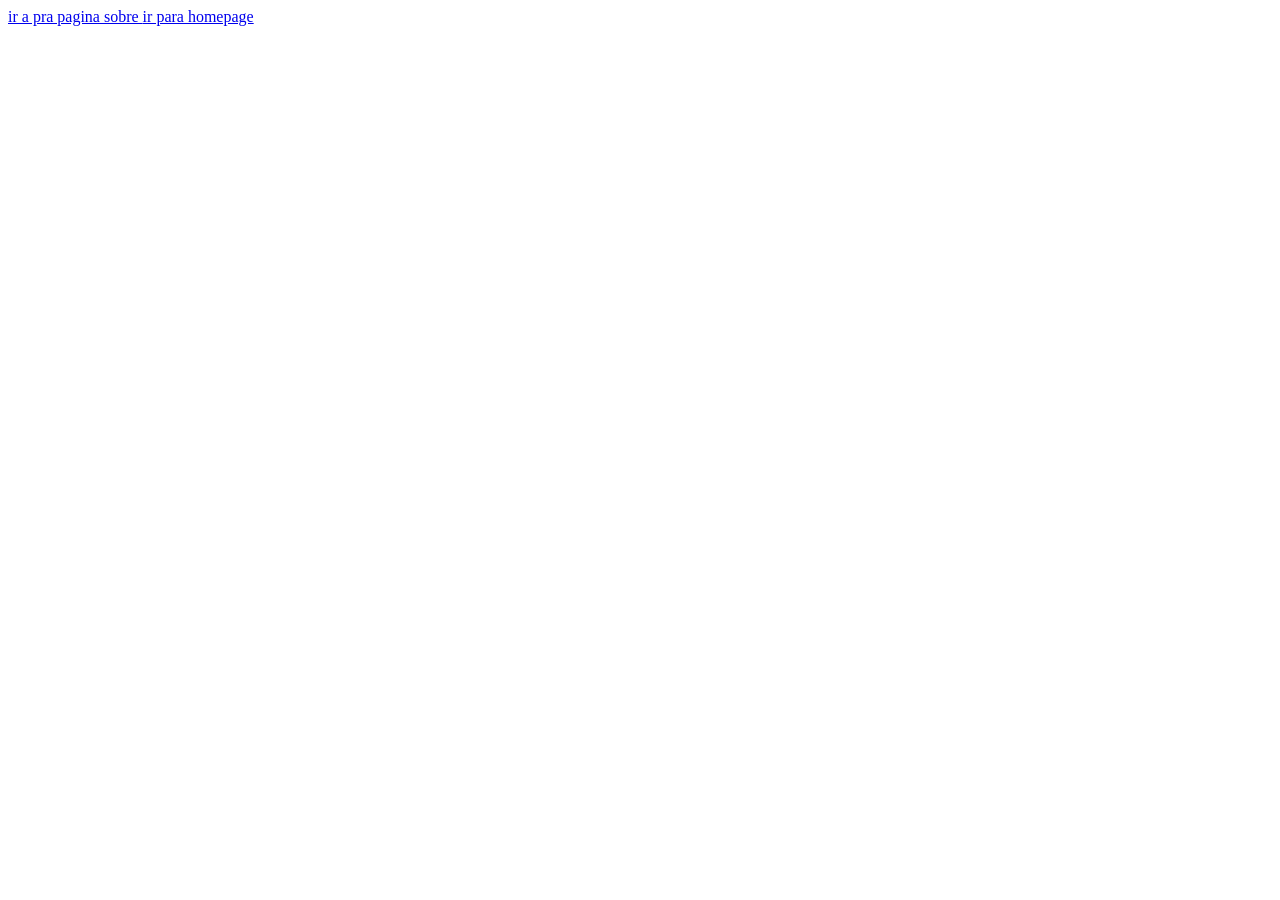
<file: index.html>
<!DOCTYPE html>
<html>
    <head> 
        <body> 
            <a href="sobre.html">ir a pra pagina sobre </a>
            <a href="homepage.html">ir para homepage </a>
        </body>
    </head>
</html>
</file>
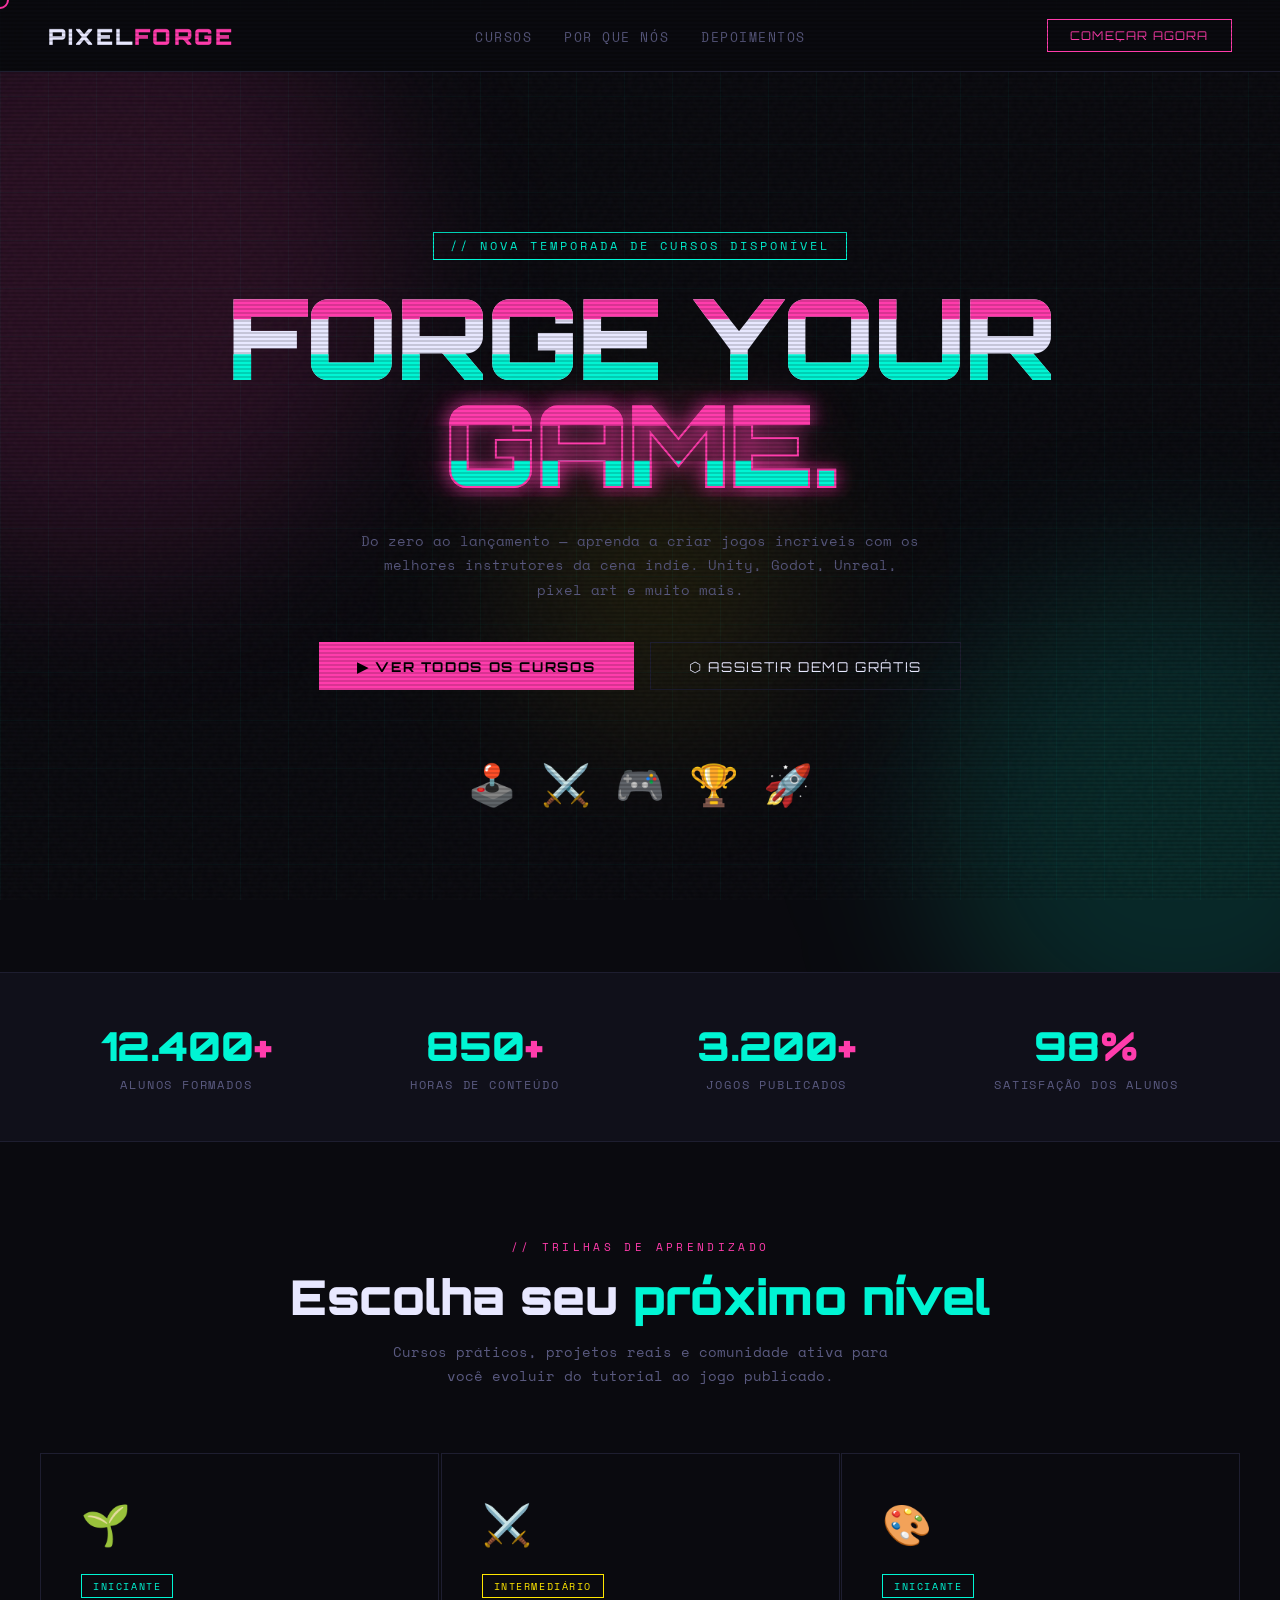
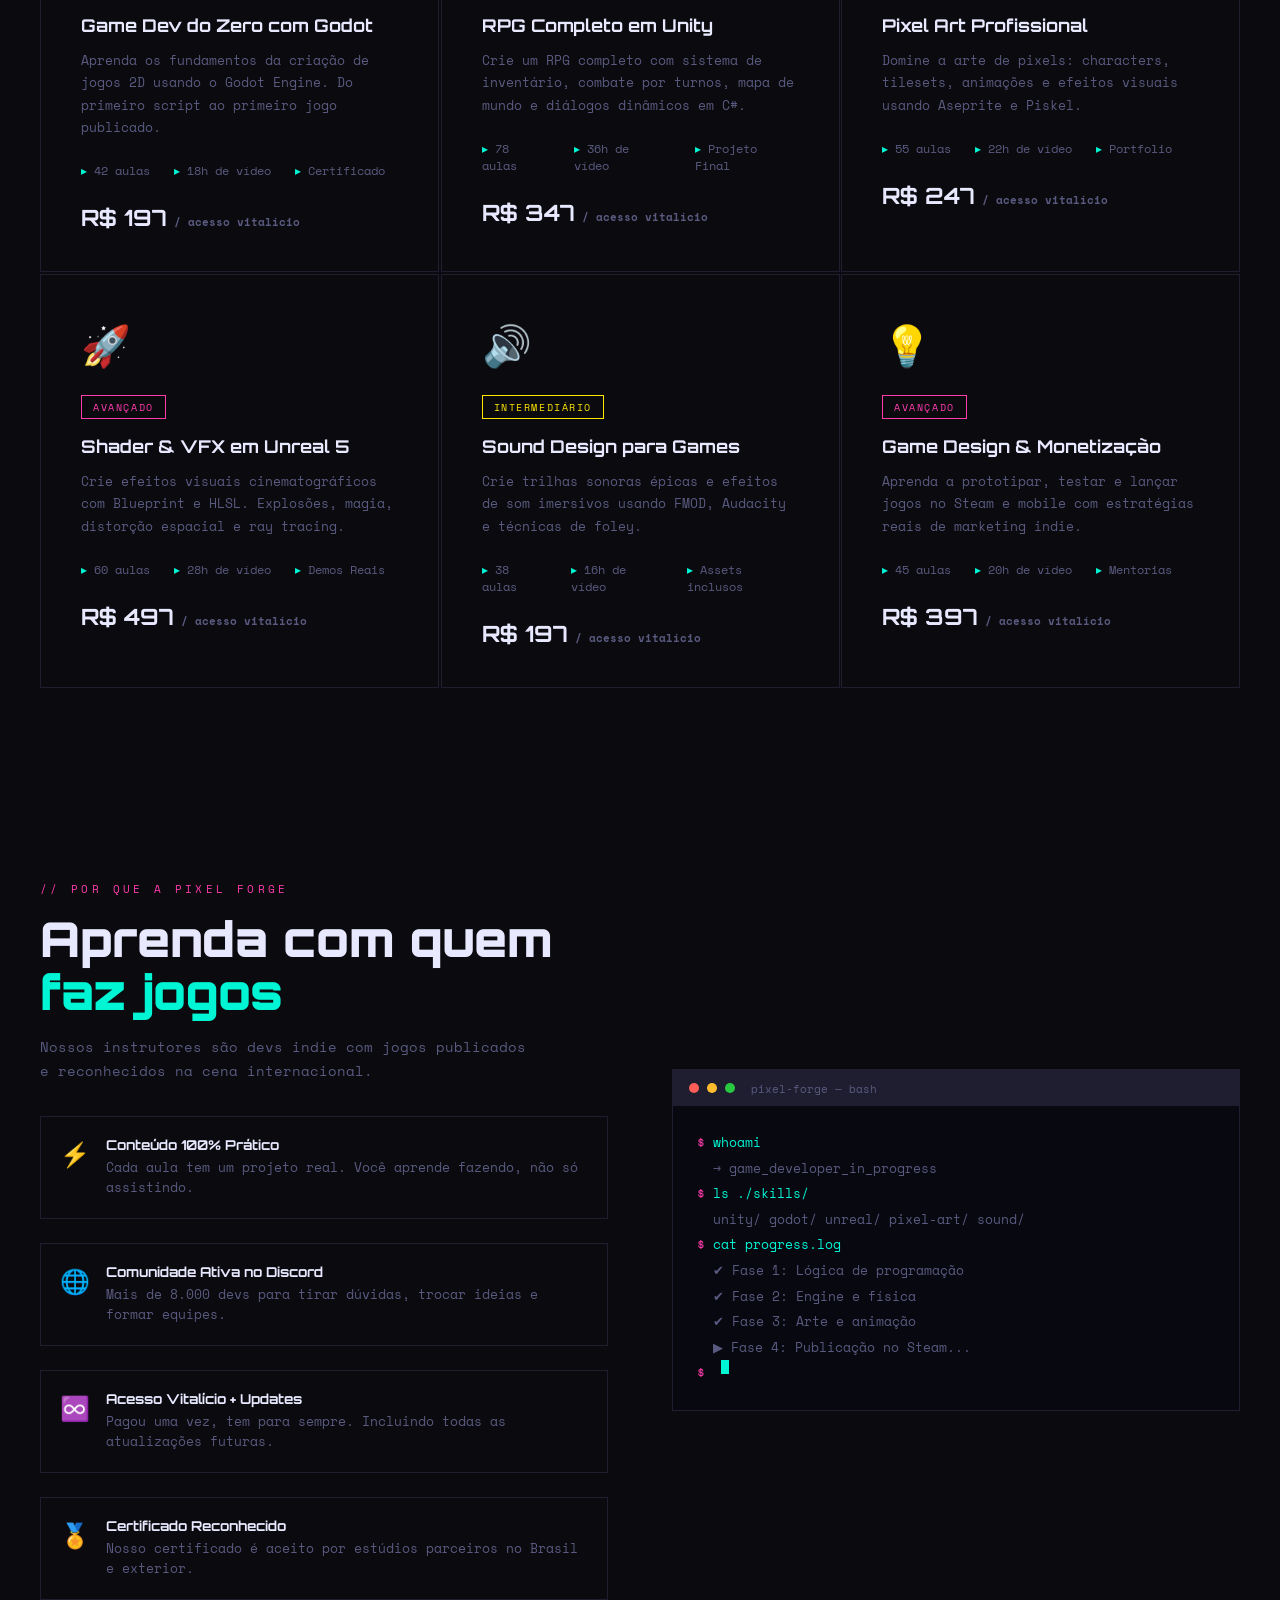
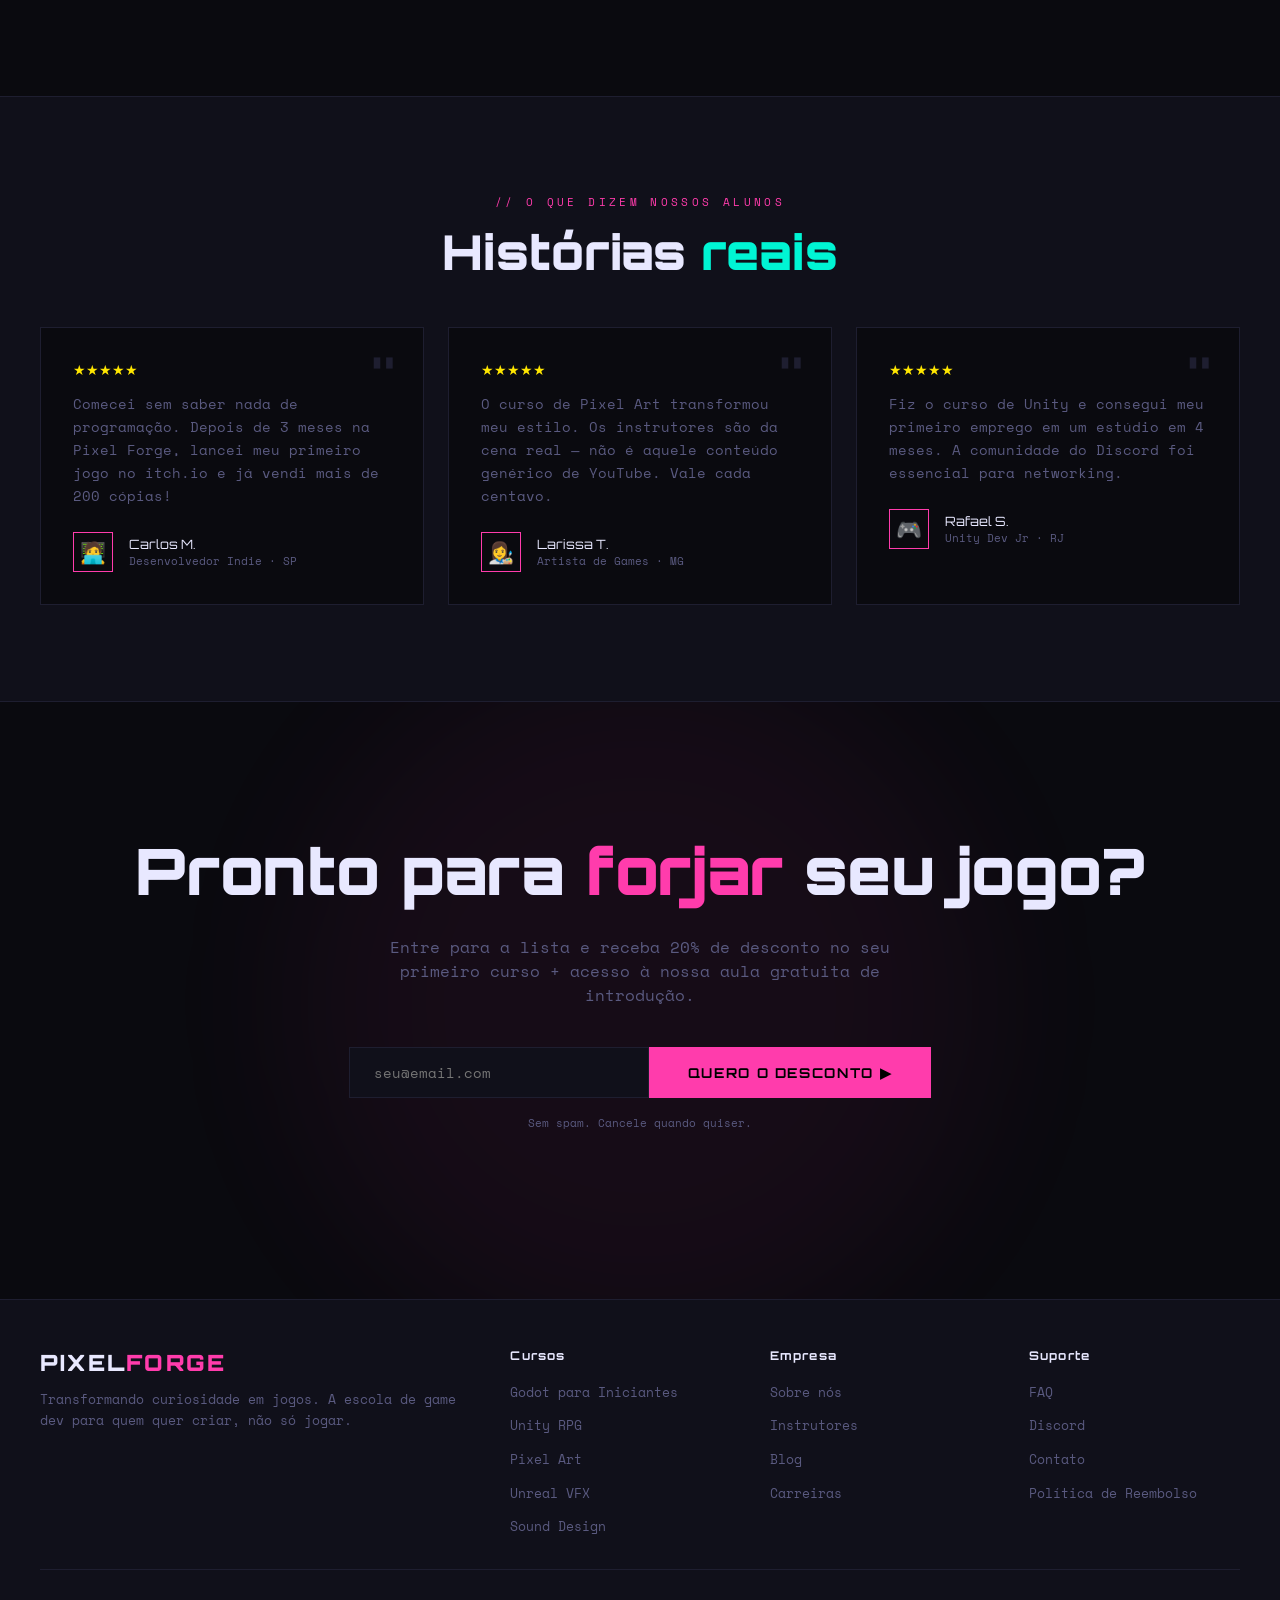
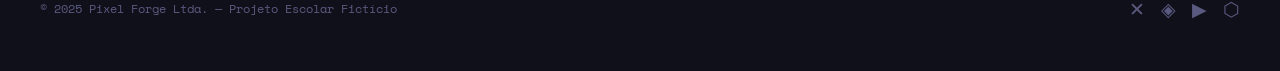
<file: homepage.html>
<!DOCTYPE html>
<html lang="pt-BR">
<head>
  <meta charset="UTF-8" />
  <meta name="viewport" content="width=device-width, initial-scale=1.0" />
  <title>Pixel Forge — Forge Your Game</title>
  <link rel="preconnect" href="https://fonts.googleapis.com" />
  <link href="https://fonts.googleapis.com/css2?family=Orbitron:wght@400;700;900&family=Space+Mono:ital,wght@0,400;0,700;1,400&display=swap" rel="stylesheet" />
  <style>
    :root {
      --bg: #0a0a0f;
      --surface: #10101a;
      --border: #1e1e30;
      --accent: #ff3cac;
      --accent2: #00f5d4;
      --accent3: #ffe600;
      --text: #e8e8ff;
      --muted: #5a5a80;
      --glow-pink: 0 0 20px #ff3cac88, 0 0 60px #ff3cac33;
      --glow-cyan: 0 0 20px #00f5d488, 0 0 60px #00f5d433;
    }

    *, *::before, *::after { box-sizing: border-box; margin: 0; padding: 0; }

    html { scroll-behavior: smooth; }

    body {
      background: var(--bg);
      color: var(--text);
      font-family: 'Space Mono', monospace;
      overflow-x: hidden;
      cursor: none;
    }

    /* ── CUSTOM CURSOR ── */
    #cursor {
      position: fixed; width: 18px; height: 18px;
      border: 2px solid var(--accent); border-radius: 50%;
      pointer-events: none; z-index: 9999;
      transform: translate(-50%, -50%);
      transition: width .2s, height .2s, background .2s;
      mix-blend-mode: difference;
    }
    #cursor.expand { width: 36px; height: 36px; background: #ff3cac22; }

    /* ── SCAN LINES OVERLAY ── */
    body::after {
      content: '';
      position: fixed; inset: 0;
      background: repeating-linear-gradient(
        0deg,
        transparent,
        transparent 2px,
        rgba(0,0,0,.15) 2px,
        rgba(0,0,0,.15) 4px
      );
      pointer-events: none; z-index: 998;
    }

    /* ── GRID BACKGROUND ── */
    .grid-bg {
      position: fixed; inset: 0; z-index: 0;
      background-image:
        linear-gradient(rgba(0,245,212,.04) 1px, transparent 1px),
        linear-gradient(90deg, rgba(0,245,212,.04) 1px, transparent 1px);
      background-size: 48px 48px;
      pointer-events: none;
    }

    /* ── NOISE TEXTURE ── */
    .noise {
      position: fixed; inset: 0; z-index: 1;
      opacity: .03;
      background-image: url("data:image/svg+xml,%3Csvg viewBox='0 0 200 200' xmlns='http://www.w3.org/2000/svg'%3E%3Cfilter id='n'%3E%3CfeTurbulence type='fractalNoise' baseFrequency='.9' numOctaves='4'/%3E%3C/filter%3E%3Crect width='100%25' height='100%25' filter='url(%23n)'/%3E%3C/svg%3E");
      pointer-events: none;
    }

    /* ── WRAPPER ── */
    .wrap { position: relative; z-index: 2; }

    /* ── NAV ── */
    nav {
      display: flex; align-items: center; justify-content: space-between;
      padding: 1.2rem 3rem;
      border-bottom: 1px solid var(--border);
      backdrop-filter: blur(12px);
      background: rgba(10,10,15,.7);
      position: sticky; top: 0; z-index: 100;
    }

    .logo {
      font-family: 'Orbitron', monospace;
      font-weight: 900; font-size: 1.4rem;
      letter-spacing: .1em;
      color: var(--text);
    }
    .logo span { color: var(--accent); }

    .nav-links { display: flex; gap: 2rem; list-style: none; }
    .nav-links a {
      text-decoration: none; color: var(--muted);
      font-size: .8rem; letter-spacing: .12em; text-transform: uppercase;
      transition: color .2s;
    }
    .nav-links a:hover { color: var(--accent2); }

    .btn-nav {
      background: transparent; border: 1px solid var(--accent);
      color: var(--accent); padding: .5rem 1.4rem;
      font-family: 'Orbitron', monospace; font-size: .75rem;
      letter-spacing: .1em; text-transform: uppercase;
      cursor: none; transition: background .2s, box-shadow .2s;
    }
    .btn-nav:hover {
      background: var(--accent); color: #000;
      box-shadow: var(--glow-pink);
    }

    /* ── HERO ── */
    .hero {
      min-height: 100vh;
      display: flex; flex-direction: column; align-items: center; justify-content: center;
      text-align: center;
      padding: 4rem 2rem;
      position: relative;
      overflow: hidden;
    }

    /* Animated blobs */
    .blob {
      position: absolute; border-radius: 50%;
      filter: blur(80px); pointer-events: none;
    }
    .blob-1 { width: 600px; height: 600px; background: #ff3cac22; top: -100px; left: -200px; animation: drift 8s ease-in-out infinite alternate; }
    .blob-2 { width: 500px; height: 500px; background: #00f5d422; bottom: -100px; right: -150px; animation: drift 10s ease-in-out infinite alternate-reverse; }
    .blob-3 { width: 300px; height: 300px; background: #ffe60015; top: 40%; left: 40%; animation: drift 12s ease-in-out infinite alternate; }

    @keyframes drift { from { transform: translate(0,0) scale(1); } to { transform: translate(40px, 30px) scale(1.1); } }

    .hero-tag {
      font-size: .75rem; letter-spacing: .25em; text-transform: uppercase;
      color: var(--accent2); margin-bottom: 1.5rem;
      border: 1px solid var(--accent2); display: inline-block;
      padding: .3rem 1rem;
      animation: fadeDown .6s ease both;
    }

    .hero h1 {
      font-family: 'Orbitron', monospace;
      font-weight: 900;
      font-size: clamp(3rem, 10vw, 7rem);
      line-height: .95;
      letter-spacing: -.02em;
      animation: fadeDown .7s .1s ease both;
    }
    .hero h1 .line-1 { display: block; color: var(--text); }
    .hero h1 .line-2 {
      display: block;
      -webkit-text-stroke: 2px var(--accent);
      color: transparent;
      text-shadow: var(--glow-pink);
    }

    .hero-sub {
      margin: 2rem auto 0;
      max-width: 560px;
      color: var(--muted); font-size: .9rem; line-height: 1.7;
      animation: fadeDown .8s .2s ease both;
    }

    .hero-cta {
      display: flex; gap: 1rem; margin-top: 2.5rem; flex-wrap: wrap; justify-content: center;
      animation: fadeDown .9s .3s ease both;
    }

    .btn-primary {
      background: var(--accent); color: #000;
      font-family: 'Orbitron', monospace; font-weight: 700;
      font-size: .85rem; letter-spacing: .12em; text-transform: uppercase;
      padding: .9rem 2.4rem; border: none; cursor: none;
      position: relative; overflow: hidden;
      transition: box-shadow .3s, transform .2s;
    }
    .btn-primary:hover { box-shadow: var(--glow-pink); transform: translateY(-2px); }
    .btn-primary::after {
      content: ''; position: absolute; inset: 0;
      background: linear-gradient(90deg,transparent,rgba(255,255,255,.25),transparent);
      transform: translateX(-100%); transition: transform .5s;
    }
    .btn-primary:hover::after { transform: translateX(100%); }

    .btn-ghost {
      background: transparent; color: var(--text);
      font-family: 'Orbitron', monospace; font-size: .85rem;
      letter-spacing: .12em; text-transform: uppercase;
      padding: .9rem 2.4rem;
      border: 1px solid var(--border); cursor: none;
      transition: border-color .2s, color .2s;
    }
    .btn-ghost:hover { border-color: var(--accent2); color: var(--accent2); }

    /* pixel sprite deco */
    .sprite-row {
      margin-top: 4rem;
      display: flex; gap: 1.5rem; align-items: flex-end;
      animation: fadeDown 1s .4s ease both;
    }
    .sprite { font-size: 2.5rem; animation: hop .8s infinite alternate; }
    .sprite:nth-child(2) { animation-delay: .15s; }
    .sprite:nth-child(3) { animation-delay: .30s; }
    .sprite:nth-child(4) { animation-delay: .45s; }
    .sprite:nth-child(5) { animation-delay: .60s; }
    @keyframes hop { from { transform: translateY(0); } to { transform: translateY(-10px); } }

    @keyframes fadeDown { from { opacity:0; transform:translateY(-24px); } to { opacity:1; transform:translateY(0); } }

    /* ── STATS BAR ── */
    .stats-bar {
      border-top: 1px solid var(--border); border-bottom: 1px solid var(--border);
      background: var(--surface);
      display: flex; justify-content: space-around; flex-wrap: wrap;
      padding: 2rem;
    }
    .stat { text-align: center; padding: 1rem 2rem; }
    .stat-num {
      font-family: 'Orbitron', monospace; font-size: 2.5rem; font-weight: 900;
      color: var(--accent2);
    }
    .stat-num span { color: var(--accent); }
    .stat-label { font-size: .75rem; letter-spacing: .15em; color: var(--muted); text-transform: uppercase; margin-top: .3rem; }

    /* ── SECTION SHARED ── */
    section { padding: 6rem 2rem; }
    .section-tag {
      font-size: .7rem; letter-spacing: .3em; text-transform: uppercase;
      color: var(--accent); margin-bottom: 1rem; display: block;
    }
    .section-title {
      font-family: 'Orbitron', monospace; font-weight: 900;
      font-size: clamp(1.8rem, 4vw, 3rem); line-height: 1.1;
    }
    .section-title em { color: var(--accent2); font-style: normal; }
    .section-sub { color: var(--muted); font-size: .9rem; line-height: 1.7; max-width: 500px; margin-top: 1rem; }

    .container { max-width: 1200px; margin: 0 auto; }

    /* ── COURSES ── */
    #courses { background: var(--surface); border-top: 1px solid var(--border); border-bottom: 1px solid var(--border); }

    .courses-header { text-align: center; margin-bottom: 4rem; }
    .courses-header .section-sub { margin: 1rem auto 0; }

    .courses-grid {
      display: grid;
      grid-template-columns: repeat(auto-fit, minmax(300px, 1fr));
      gap: 1.5px;
    }

    .course-card {
      background: var(--bg); padding: 2.5rem;
      border: 1px solid var(--border);
      position: relative; overflow: hidden;
      transition: border-color .3s, transform .3s;
      cursor: none;
    }
    .course-card::before {
      content: ''; position: absolute; top: 0; left: 0;
      width: 100%; height: 3px;
      background: linear-gradient(90deg, var(--accent), var(--accent2));
      transform: scaleX(0); transform-origin: left;
      transition: transform .3s;
    }
    .course-card:hover::before { transform: scaleX(1); }
    .course-card:hover { border-color: var(--accent); transform: translateY(-4px); }

    .card-icon { font-size: 2.5rem; margin-bottom: 1.2rem; }
    .card-badge {
      display: inline-block; padding: .2rem .7rem;
      font-size: .65rem; letter-spacing: .15em; text-transform: uppercase;
      margin-bottom: 1rem;
    }
    .badge-beginner { border: 1px solid #00f5d4; color: #00f5d4; }
    .badge-mid { border: 1px solid var(--accent3); color: var(--accent3); }
    .badge-adv { border: 1px solid var(--accent); color: var(--accent); }

    .card-title {
      font-family: 'Orbitron', monospace; font-weight: 700;
      font-size: 1.1rem; margin-bottom: .8rem;
    }
    .card-desc { color: var(--muted); font-size: .82rem; line-height: 1.7; margin-bottom: 1.5rem; }
    .card-meta { display: flex; gap: 1.5rem; font-size: .75rem; color: var(--muted); margin-bottom: 1.5rem; }
    .card-meta span::before { content: '▸ '; color: var(--accent2); }
    .card-price {
      font-family: 'Orbitron', monospace; font-weight: 700;
      font-size: 1.4rem; color: var(--text);
    }
    .card-price small { font-size: .7rem; color: var(--muted); font-family: 'Space Mono', monospace; }

    /* ── WHY ── */
    .why-grid {
      display: grid;
      grid-template-columns: 1fr 1fr;
      gap: 4rem;
      align-items: center;
    }
    @media (max-width: 768px) { .why-grid { grid-template-columns: 1fr; } }

    .why-list { list-style: none; display: flex; flex-direction: column; gap: 1.5rem; margin-top: 2rem; }
    .why-item {
      display: flex; gap: 1rem; align-items: flex-start;
      padding: 1.2rem; border: 1px solid var(--border);
      transition: border-color .2s;
    }
    .why-item:hover { border-color: var(--accent2); }
    .why-icon { font-size: 1.5rem; flex-shrink: 0; }
    .why-text strong { display: block; font-family: 'Orbitron', monospace; font-size: .85rem; margin-bottom: .3rem; }
    .why-text p { color: var(--muted); font-size: .8rem; line-height: 1.6; }

    /* Terminal widget */
    .terminal {
      background: #080810; border: 1px solid var(--border);
      font-family: 'Space Mono', monospace; font-size: .8rem;
      overflow: hidden;
    }
    .term-bar {
      background: var(--border); padding: .6rem 1rem;
      display: flex; align-items: center; gap: .5rem;
    }
    .dot { width: 10px; height: 10px; border-radius: 50%; }
    .dot-r { background: #ff5f57; } .dot-y { background: #ffbd2e; } .dot-g { background: #28c840; }
    .term-title { color: var(--muted); font-size: .7rem; margin-left: .5rem; }
    .term-body { padding: 1.5rem; line-height: 2; }
    .term-line { display: flex; gap: .5rem; overflow: hidden; }
    .term-prompt { color: var(--accent); }
    .term-cmd { color: var(--accent2); }
    .term-out { color: var(--muted); padding-left: 1rem; }
    .term-cursor { display: inline-block; width: 8px; height: 14px; background: var(--accent2); animation: blink .8s infinite; vertical-align: middle; }
    @keyframes blink { 0%,100%{opacity:1} 50%{opacity:0} }

    /* ── TESTIMONIALS ── */
    #depoimentos { background: var(--surface); border-top: 1px solid var(--border); border-bottom: 1px solid var(--border); }
    .testi-grid { display: grid; grid-template-columns: repeat(auto-fit, minmax(280px,1fr)); gap: 1.5rem; margin-top: 3rem; }
    .testi-card {
      padding: 2rem; border: 1px solid var(--border);
      background: var(--bg); position: relative;
    }
    .testi-card::before {
      content: '"'; position: absolute; top: 1rem; right: 1.5rem;
      font-size: 5rem; color: var(--border);
      font-family: 'Orbitron', monospace; line-height: 1;
    }
    .testi-text { color: var(--muted); font-size: .85rem; line-height: 1.7; margin-bottom: 1.5rem; }
    .testi-author { display: flex; align-items: center; gap: 1rem; }
    .avatar {
      width: 40px; height: 40px; border-radius: 0;
      font-size: 1.3rem; display: flex; align-items: center; justify-content: center;
      border: 1px solid var(--accent); flex-shrink: 0;
    }
    .author-name { font-family: 'Orbitron', monospace; font-size: .8rem; }
    .author-role { font-size: .7rem; color: var(--muted); }
    .stars { color: var(--accent3); font-size: .85rem; margin-bottom: .8rem; }

    /* ── CTA FINAL ── */
    .cta-section {
      text-align: center; padding: 8rem 2rem;
      position: relative; overflow: hidden;
    }
    .cta-section .blob-1 { left: 50%; transform: translateX(-50%); top: -50px; }
    .cta-section h2 {
      font-family: 'Orbitron', monospace; font-weight: 900;
      font-size: clamp(2rem, 5vw, 4rem); margin-bottom: 1.5rem;
    }
    .cta-section p { color: var(--muted); max-width: 500px; margin: 0 auto 2.5rem; }
    .cta-input-row { display: flex; gap: 0; justify-content: center; flex-wrap: wrap; margin-bottom: 1rem; }
    .cta-input {
      background: var(--surface); border: 1px solid var(--border);
      color: var(--text); padding: .9rem 1.5rem;
      font-family: 'Space Mono', monospace; font-size: .85rem;
      outline: none; width: 300px;
      transition: border-color .2s;
    }
    .cta-input:focus { border-color: var(--accent2); }
    .cta-note { font-size: .7rem; color: var(--muted); }

    /* ── FOOTER ── */
    footer {
      border-top: 1px solid var(--border); padding: 3rem 2rem;
      background: var(--surface);
    }
    .footer-grid {
      max-width: 1200px; margin: 0 auto;
      display: grid; grid-template-columns: 2fr 1fr 1fr 1fr; gap: 3rem;
    }
    @media (max-width: 768px) { .footer-grid { grid-template-columns: 1fr 1fr; } }
    .footer-brand p { color: var(--muted); font-size: .8rem; line-height: 1.7; margin-top: .8rem; }
    .footer-col h4 { font-family: 'Orbitron', monospace; font-size: .75rem; letter-spacing: .1em; margin-bottom: 1rem; }
    .footer-col ul { list-style: none; display: flex; flex-direction: column; gap: .6rem; }
    .footer-col a { color: var(--muted); text-decoration: none; font-size: .8rem; transition: color .2s; }
    .footer-col a:hover { color: var(--accent2); }
    .footer-bottom {
      max-width: 1200px; margin: 2rem auto 0;
      border-top: 1px solid var(--border); padding-top: 1.5rem;
      display: flex; justify-content: space-between; align-items: center; flex-wrap: wrap; gap: 1rem;
      font-size: .75rem; color: var(--muted);
    }
    .social-links { display: flex; gap: 1rem; }
    .social-links a {
      color: var(--muted); font-size: 1.2rem; text-decoration: none;
      transition: color .2s;
    }
    .social-links a:hover { color: var(--accent); }

    /* ── SCROLL REVEAL ── */
    .reveal { opacity: 0; transform: translateY(30px); transition: opacity .6s, transform .6s; }
    .reveal.visible { opacity: 1; transform: translateY(0); }

    /* ── GLITCH TEXT ── */
    .glitch { position: relative; }
    .glitch::before, .glitch::after {
      content: attr(data-text);
      position: absolute; inset: 0;
      font-family: inherit; font-weight: inherit; font-size: inherit; color: inherit;
    }
    .glitch::before { color: var(--accent); clip-path: polygon(0 0,100% 0,100% 33%,0 33%); animation: glitch1 3s infinite; }
    .glitch::after { color: var(--accent2); clip-path: polygon(0 66%,100% 66%,100% 100%,0 100%); animation: glitch2 3s infinite; }
    @keyframes glitch1 { 0%,90%,100%{transform:translate(0)} 92%{transform:translate(-3px,1px)} 94%{transform:translate(3px,-1px)} 96%{transform:translate(0)} }
    @keyframes glitch2 { 0%,88%,100%{transform:translate(0)} 90%{transform:translate(3px,-1px)} 92%{transform:translate(-3px,2px)} 94%{transform:translate(0)} }

    /* ── MOBILE ── */
    @media (max-width: 640px) {
      nav { padding: 1rem 1.5rem; }
      .nav-links { display: none; }
      .hero h1 { font-size: 3rem; }
      .footer-grid { grid-template-columns: 1fr; }
    }

    /* PROGRESS BAR */
    #progress { position:fixed; top:0; left:0; height:2px; background:linear-gradient(90deg,var(--accent),var(--accent2)); z-index:999; width:0; transition:width .1s; }
  </style>
</head>
<body>

<div id="cursor"></div>
<div id="progress"></div>
<div class="grid-bg"></div>
<div class="noise"></div>

<div class="wrap">

  <!-- NAV -->
  <nav>
    <div class="logo">PIXEL<span>FORGE</span></div>
    <ul class="nav-links">
      <li><a href="#cursos">Cursos</a></li>
      <li><a href="#sobre">Por que nós</a></li>
      <li><a href="#depoimentos">Depoimentos</a></li>
    </ul>
    <button class="btn-nav" onclick="handleCTA()">Começar Agora</button>
  </nav>

  <!-- HERO -->
  <section class="hero">
    <div class="blob blob-1"></div>
    <div class="blob blob-2"></div>
    <div class="blob blob-3"></div>

    <div class="hero-tag">// nova temporada de cursos disponível</div>

    <h1>
      <span class="line-1 glitch" data-text="FORGE YOUR">FORGE YOUR</span>
      <span class="line-2 glitch" data-text="GAME.">GAME.</span>
    </h1>

    <p class="hero-sub">
      Do zero ao lançamento — aprenda a criar jogos incríveis com os melhores instrutores da cena indie. Unity, Godot, Unreal, pixel art e muito mais.
    </p>

    <div class="hero-cta">
      <button class="btn-primary" onclick="handleCTA()">▶ Ver Todos os Cursos</button>
      <button class="btn-ghost" onclick="handleDemo()">⬡ Assistir Demo Grátis</button>
    </div>

    <div class="sprite-row">
      <span class="sprite">🕹️</span>
      <span class="sprite">⚔️</span>
      <span class="sprite">🎮</span>
      <span class="sprite">🏆</span>
      <span class="sprite">🚀</span>
    </div>
  </section>

  <!-- STATS BAR -->
  <div class="stats-bar reveal">
    <div class="stat">
      <div class="stat-num" id="s1">0<span>+</span></div>
      <div class="stat-label">Alunos Formados</div>
    </div>
    <div class="stat">
      <div class="stat-num" id="s2">0<span>+</span></div>
      <div class="stat-label">Horas de Conteúdo</div>
    </div>
    <div class="stat">
      <div class="stat-num" id="s3">0<span>+</span></div>
      <div class="stat-label">Jogos Publicados</div>
    </div>
    <div class="stat">
      <div class="stat-num" id="s4">0<span>%</span></div>
      <div class="stat-label">Satisfação dos Alunos</div>
    </div>
  </div>

  <!-- COURSES -->
  <section id="cursos">
    <div class="container">
      <div class="courses-header reveal">
        <span class="section-tag">// trilhas de aprendizado</span>
        <h2 class="section-title">Escolha seu <em>próximo nível</em></h2>
        <p class="section-sub">Cursos práticos, projetos reais e comunidade ativa para você evoluir do tutorial ao jogo publicado.</p>
      </div>

      <div class="courses-grid reveal">

        <div class="course-card">
          <div class="card-icon">🌱</div>
          <span class="card-badge badge-beginner">Iniciante</span>
          <h3 class="card-title">Game Dev do Zero com Godot</h3>
          <p class="card-desc">Aprenda os fundamentos da criação de jogos 2D usando o Godot Engine. Do primeiro script ao primeiro jogo publicado.</p>
          <div class="card-meta">
            <span>42 aulas</span>
            <span>18h de vídeo</span>
            <span>Certificado</span>
          </div>
          <div class="card-price">R$ 197 <small>/ acesso vitalício</small></div>
        </div>

        <div class="course-card">
          <div class="card-icon">⚔️</div>
          <span class="card-badge badge-mid">Intermediário</span>
          <h3 class="card-title">RPG Completo em Unity</h3>
          <p class="card-desc">Crie um RPG completo com sistema de inventário, combate por turnos, mapa de mundo e diálogos dinâmicos em C#.</p>
          <div class="card-meta">
            <span>78 aulas</span>
            <span>36h de vídeo</span>
            <span>Projeto Final</span>
          </div>
          <div class="card-price">R$ 347 <small>/ acesso vitalício</small></div>
        </div>

        <div class="course-card">
          <div class="card-icon">🎨</div>
          <span class="card-badge badge-beginner">Iniciante</span>
          <h3 class="card-title">Pixel Art Profissional</h3>
          <p class="card-desc">Domine a arte de pixels: characters, tilesets, animações e efeitos visuais usando Aseprite e Piskel.</p>
          <div class="card-meta">
            <span>55 aulas</span>
            <span>22h de vídeo</span>
            <span>Portfolio</span>
          </div>
          <div class="card-price">R$ 247 <small>/ acesso vitalício</small></div>
        </div>

        <div class="course-card">
          <div class="card-icon">🚀</div>
          <span class="card-badge badge-adv">Avançado</span>
          <h3 class="card-title">Shader & VFX em Unreal 5</h3>
          <p class="card-desc">Crie efeitos visuais cinematográficos com Blueprint e HLSL. Explosões, magia, distorção espacial e ray tracing.</p>
          <div class="card-meta">
            <span>60 aulas</span>
            <span>28h de vídeo</span>
            <span>Demos Reais</span>
          </div>
          <div class="card-price">R$ 497 <small>/ acesso vitalício</small></div>
        </div>

        <div class="course-card">
          <div class="card-icon">🔊</div>
          <span class="card-badge badge-mid">Intermediário</span>
          <h3 class="card-title">Sound Design para Games</h3>
          <p class="card-desc">Crie trilhas sonoras épicas e efeitos de som imersivos usando FMOD, Audacity e técnicas de foley.</p>
          <div class="card-meta">
            <span>38 aulas</span>
            <span>16h de vídeo</span>
            <span>Assets inclusos</span>
          </div>
          <div class="card-price">R$ 197 <small>/ acesso vitalício</small></div>
        </div>

        <div class="course-card">
          <div class="card-icon">💡</div>
          <span class="card-badge badge-adv">Avançado</span>
          <h3 class="card-title">Game Design & Monetização</h3>
          <p class="card-desc">Aprenda a prototipar, testar e lançar jogos no Steam e mobile com estratégias reais de marketing indie.</p>
          <div class="card-meta">
            <span>45 aulas</span>
            <span>20h de vídeo</span>
            <span>Mentorias</span>
          </div>
          <div class="card-price">R$ 397 <small>/ acesso vitalício</small></div>
        </div>

      </div>
    </div>
  </section>

  <!-- WHY PIXEL FORGE -->
  <section id="sobre">
    <div class="container">
      <div class="why-grid">
        <div class="reveal">
          <span class="section-tag">// por que a pixel forge</span>
          <h2 class="section-title">Aprenda com quem <em>faz jogos</em></h2>
          <p class="section-sub">Nossos instrutores são devs indie com jogos publicados e reconhecidos na cena internacional.</p>
          <ul class="why-list">
            <li class="why-item">
              <span class="why-icon">⚡</span>
              <div class="why-text">
                <strong>Conteúdo 100% Prático</strong>
                <p>Cada aula tem um projeto real. Você aprende fazendo, não só assistindo.</p>
              </div>
            </li>
            <li class="why-item">
              <span class="why-icon">🌐</span>
              <div class="why-text">
                <strong>Comunidade Ativa no Discord</strong>
                <p>Mais de 8.000 devs para tirar dúvidas, trocar ideias e formar equipes.</p>
              </div>
            </li>
            <li class="why-item">
              <span class="why-icon">♾️</span>
              <div class="why-text">
                <strong>Acesso Vitalício + Updates</strong>
                <p>Pagou uma vez, tem para sempre. Incluindo todas as atualizações futuras.</p>
              </div>
            </li>
            <li class="why-item">
              <span class="why-icon">🏅</span>
              <div class="why-text">
                <strong>Certificado Reconhecido</strong>
                <p>Nosso certificado é aceito por estúdios parceiros no Brasil e exterior.</p>
              </div>
            </li>
          </ul>
        </div>

        <!-- Terminal -->
        <div class="terminal reveal">
          <div class="term-bar">
            <div class="dot dot-r"></div>
            <div class="dot dot-y"></div>
            <div class="dot dot-g"></div>
            <span class="term-title">pixel-forge — bash</span>
          </div>
          <div class="term-body" id="terminal-body">
            <div class="term-line"><span class="term-prompt">$</span><span class="term-cmd"> whoami</span></div>
            <div class="term-line term-out">→ game_developer_in_progress</div>
            <div class="term-line"><span class="term-prompt">$</span><span class="term-cmd"> ls ./skills/</span></div>
            <div class="term-line term-out">unity/  godot/  unreal/  pixel-art/  sound/</div>
            <div class="term-line"><span class="term-prompt">$</span><span class="term-cmd"> cat progress.log</span></div>
            <div class="term-line term-out">✔ Fase 1: Lógica de programação</div>
            <div class="term-line term-out">✔ Fase 2: Engine e física</div>
            <div class="term-line term-out">✔ Fase 3: Arte e animação</div>
            <div class="term-line term-out">▶ Fase 4: Publicação no Steam...</div>
            <div class="term-line"><span class="term-prompt">$</span><span class="term-cmd"> </span><span class="term-cursor"></span></div>
          </div>
        </div>

      </div>
    </div>
  </section>

  <!-- TESTIMONIALS -->
  <section id="depoimentos">
    <div class="container">
      <div class="reveal" style="text-align:center; margin-bottom:1rem;">
        <span class="section-tag">// o que dizem nossos alunos</span>
        <h2 class="section-title">Histórias <em>reais</em></h2>
      </div>
      <div class="testi-grid">

        <div class="testi-card reveal">
          <div class="stars">★★★★★</div>
          <p class="testi-text">Comecei sem saber nada de programação. Depois de 3 meses na Pixel Forge, lancei meu primeiro jogo no itch.io e já vendi mais de 200 cópias!</p>
          <div class="testi-author">
            <div class="avatar">🧑‍💻</div>
            <div>
              <div class="author-name">Carlos M.</div>
              <div class="author-role">Desenvolvedor Indie · SP</div>
            </div>
          </div>
        </div>

        <div class="testi-card reveal">
          <div class="stars">★★★★★</div>
          <p class="testi-text">O curso de Pixel Art transformou meu estilo. Os instrutores são da cena real — não é aquele conteúdo genérico de YouTube. Vale cada centavo.</p>
          <div class="testi-author">
            <div class="avatar">👩‍🎨</div>
            <div>
              <div class="author-name">Larissa T.</div>
              <div class="author-role">Artista de Games · MG</div>
            </div>
          </div>
        </div>

        <div class="testi-card reveal">
          <div class="stars">★★★★★</div>
          <p class="testi-text">Fiz o curso de Unity e consegui meu primeiro emprego em um estúdio em 4 meses. A comunidade do Discord foi essencial para networking.</p>
          <div class="testi-author">
            <div class="avatar">🎮</div>
            <div>
              <div class="author-name">Rafael S.</div>
              <div class="author-role">Unity Dev Jr · RJ</div>
            </div>
          </div>
        </div>

      </div>
    </div>
  </section>

  <!-- CTA FINAL -->
  <section class="cta-section">
    <div class="blob blob-1" style="width:700px;height:700px;opacity:.4;"></div>
    <div class="container">
      <div class="reveal">
        <h2>Pronto para <span style="color:var(--accent)">forjar</span> seu jogo?</h2>
        <p>Entre para a lista e receba 20% de desconto no seu primeiro curso + acesso à nossa aula gratuita de introdução.</p>
        <div class="cta-input-row">
          <input class="cta-input" type="email" placeholder="seu@email.com" id="emailInput" />
          <button class="btn-primary" onclick="handleEmail()">Quero o Desconto ▶</button>
        </div>
        <p class="cta-note">Sem spam. Cancele quando quiser.</p>
      </div>
    </div>
  </section>

  <!-- FOOTER -->
  <footer>
    <div class="footer-grid">
      <div class="footer-brand">
        <div class="logo">PIXEL<span style="color:var(--accent)">FORGE</span></div>
        <p>Transformando curiosidade em jogos. A escola de game dev para quem quer criar, não só jogar.</p>
      </div>
      <div class="footer-col">
        <h4>Cursos</h4>
        <ul>
          <li><a href="#">Godot para Iniciantes</a></li>
          <li><a href="#">Unity RPG</a></li>
          <li><a href="#">Pixel Art</a></li>
          <li><a href="#">Unreal VFX</a></li>
          <li><a href="#">Sound Design</a></li>
        </ul>
      </div>
      <div class="footer-col">
        <h4>Empresa</h4>
        <ul>
          <li><a href="#">Sobre nós</a></li>
          <li><a href="#">Instrutores</a></li>
          <li><a href="#">Blog</a></li>
          <li><a href="#">Carreiras</a></li>
        </ul>
      </div>
      <div class="footer-col">
        <h4>Suporte</h4>
        <ul>
          <li><a href="#">FAQ</a></li>
          <li><a href="#">Discord</a></li>
          <li><a href="#">Contato</a></li>
          <li><a href="#">Política de Reembolso</a></li>
        </ul>
      </div>
    </div>
    <div class="footer-bottom">
      <span>© 2025 Pixel Forge Ltda. — Projeto Escolar Fictício</span>
      <div class="social-links">
        <a href="#" title="Twitter">✕</a>
        <a href="#" title="Instagram">◈</a>
        <a href="#" title="YouTube">▶</a>
        <a href="#" title="Discord">⬡</a>
      </div>
    </div>
  </footer>

</div><!-- /wrap -->

<script>
  // ── CURSOR ──
  const cursor = document.getElementById('cursor');
  document.addEventListener('mousemove', e => {
    cursor.style.left = e.clientX + 'px';
    cursor.style.top  = e.clientY + 'px';
  });
  document.querySelectorAll('a, button, .course-card, .why-item').forEach(el => {
    el.addEventListener('mouseenter', () => cursor.classList.add('expand'));
    el.addEventListener('mouseleave', () => cursor.classList.remove('expand'));
  });

  // ── SCROLL PROGRESS ──
  window.addEventListener('scroll', () => {
    const pct = window.scrollY / (document.body.scrollHeight - window.innerHeight) * 100;
    document.getElementById('progress').style.width = pct + '%';
  });

  // ── SCROLL REVEAL ──
  const observer = new IntersectionObserver(entries => {
    entries.forEach(e => { if (e.isIntersecting) { e.target.classList.add('visible'); } });
  }, { threshold: 0.12 });
  document.querySelectorAll('.reveal').forEach(el => observer.observe(el));

  // ── COUNTER ANIMATION ──
  const targets = [
    { id: 's1', end: 12400, suffix: '+' },
    { id: 's2', end: 850,   suffix: '+' },
    { id: 's3', end: 3200,  suffix: '+' },
    { id: 's4', end: 98,    suffix: '%' },
  ];

  const statsBar = document.querySelector('.stats-bar');
  let counted = false;
  const statsObs = new IntersectionObserver(entries => {
    if (entries[0].isIntersecting && !counted) {
      counted = true;
      targets.forEach(({ id, end, suffix }) => {
        const el = document.getElementById(id);
        let current = 0;
        const step = end / 60;
        const timer = setInterval(() => {
          current = Math.min(current + step, end);
          el.innerHTML = Math.floor(current).toLocaleString('pt-BR') + '<span>' + suffix + '</span>';
          if (current >= end) clearInterval(timer);
        }, 20);
      });
    }
  }, { threshold: 0.3 });
  if (statsBar) statsObs.observe(statsBar);

  // ── CTA HANDLERS ──
  function handleCTA() {
    const section = document.getElementById('cursos');
    section.scrollIntoView({ behavior: 'smooth' });
  }

  function handleDemo() {
    showToast('🎮 Demo em breve! Entre na lista para ser notificado.');
  }

  function handleEmail() {
    const val = document.getElementById('emailInput').value;
    if (!val.includes('@')) { showToast('⚠ Por favor insira um e-mail válido.'); return; }
    showToast('🚀 Show! Você receberá o desconto em breve. Bem-vindo à Forge!');
    document.getElementById('emailInput').value = '';
  }

  // ── TOAST ──
  function showToast(msg) {
    const t = document.createElement('div');
    t.textContent = msg;
    Object.assign(t.style, {
      position: 'fixed', bottom: '2rem', left: '50%', transform: 'translateX(-50%) translateY(20px)',
      background: '#10101a', border: '1px solid #ff3cac', color: '#e8e8ff',
      fontFamily: "'Space Mono', monospace", fontSize: '.8rem',
      padding: '.8rem 1.8rem', zIndex: '9999',
      opacity: '0', transition: 'all .3s',
      whiteSpace: 'nowrap'
    });
    document.body.appendChild(t);
    requestAnimationFrame(() => { t.style.opacity = '1'; t.style.transform = 'translateX(-50%) translateY(0)'; });
    setTimeout(() => {
      t.style.opacity = '0'; t.style.transform = 'translateX(-50%) translateY(20px)';
      setTimeout(() => t.remove(), 400);
    }, 3500);
  }

  // ── TERMINAL TYPEWRITER ──
  const termBody = document.getElementById('terminal-body');
  const lines = termBody.querySelectorAll('.term-line');
  lines.forEach((line, i) => {
    line.style.opacity = '0';
    setTimeout(() => { line.style.transition = 'opacity .3s'; line.style.opacity = '1'; }, 400 + i * 250);
  });
</script>
</body>
</html>
</file>
